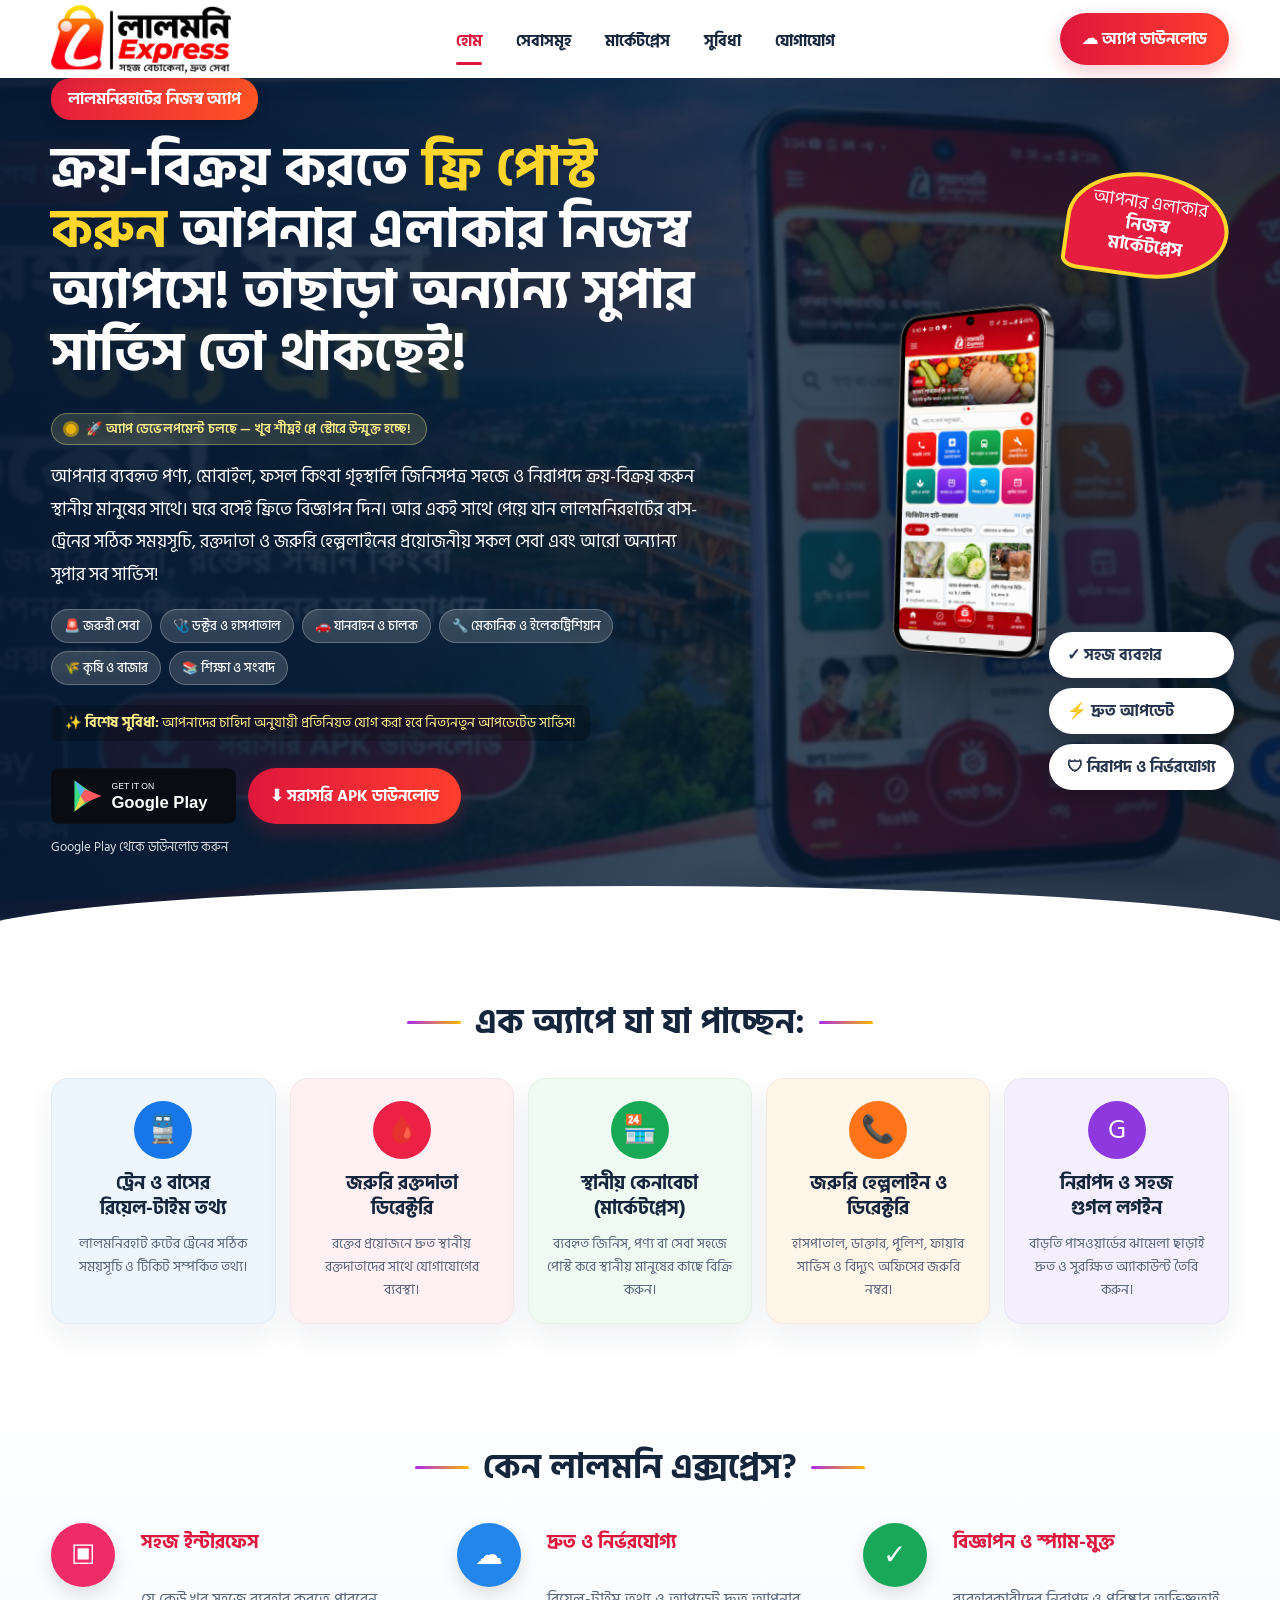
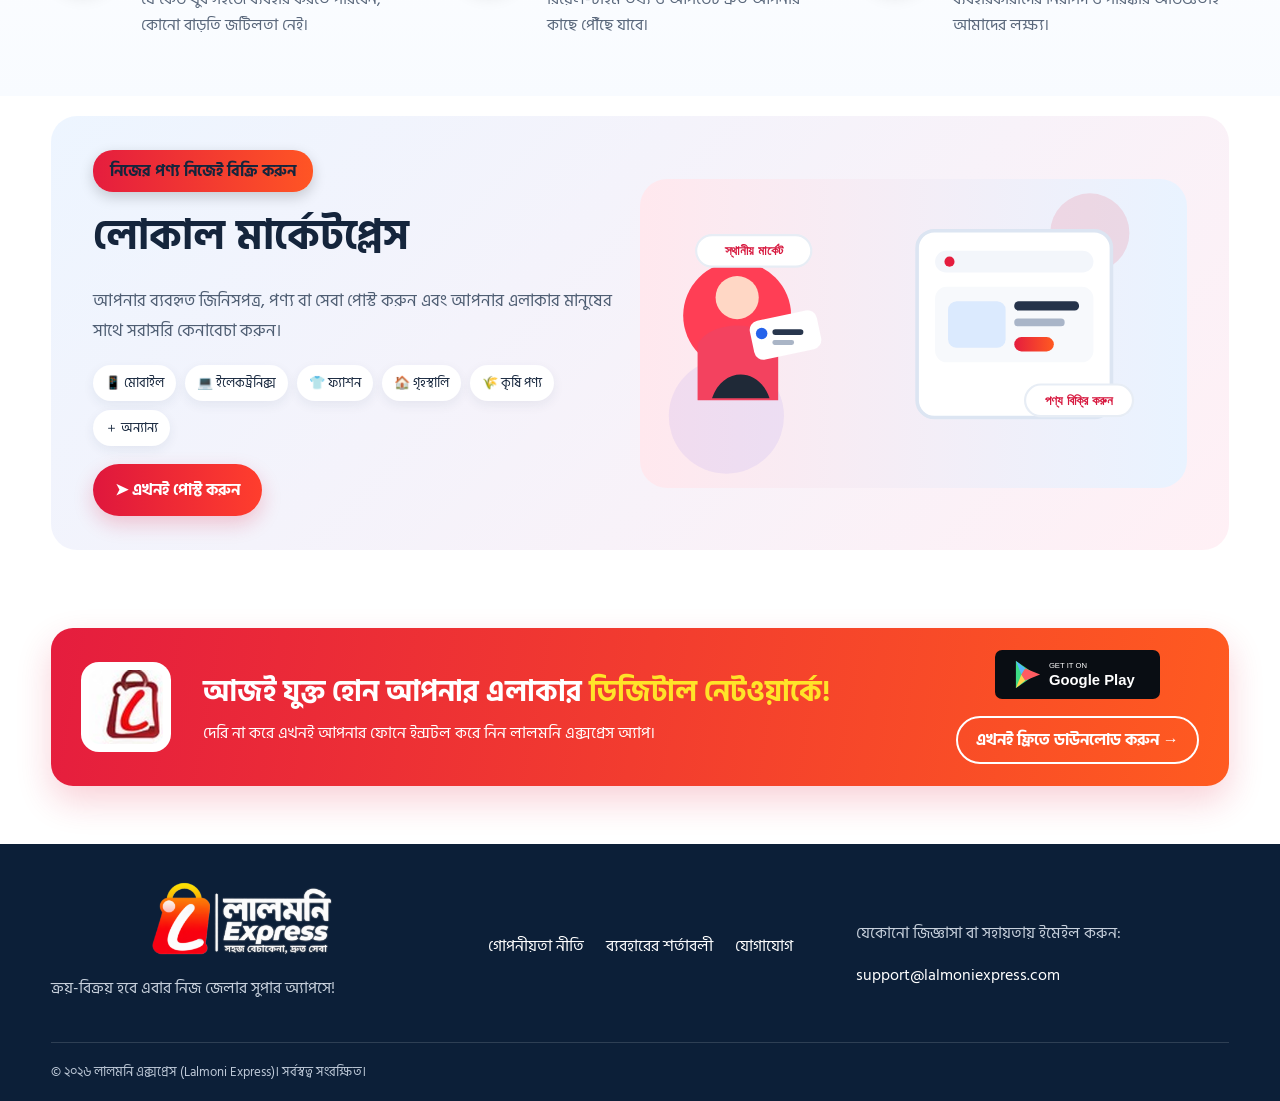
<file: index.html>
<!doctype html>
<html lang="bn">
<head>
  <meta charset="utf-8">
  <meta name="viewport" content="width=device-width, initial-scale=1">
  <meta name="description" content="লালমনি এক্সপ্রেস — ক্রয়-বিক্রয় করতে ফ্রি পোস্ট করুন আপনার এলাকার নিজস্ব অ্যাপসে!">
  <meta name="theme-color" content="#d7193f">
  
<meta property="og:url" content="https://lalmoniexpress.com/" />
<meta property="og:type" content="website" />
<meta property="og:title" content="লালমনি এক্সপ্রেস" />
<meta property="og:description" content="আপনার প্রয়োজনীয় সেবা ও পণ্যের তথ্য" />

  
  <title>লালমনি এক্সপ্রেস | আপনার এলাকার নিজস্ব অ্যাপ</title>
  <link rel="icon" href="assets/images/favicon.png">
  
  <!-- Google Fonts: Hind Siliguri -->
  <link rel="preconnect" href="https://fonts.googleapis.com">
  <link rel="preconnect" href="https://fonts.gstatic.com" crossorigin>
  <link href="https://fonts.googleapis.com/css2?family=Hind+Siliguri:wght@400;500;600;700&display=swap" rel="stylesheet">
  
  <link rel="stylesheet" href="assets/css/style.css">

  <style>
    /* মোবাইলে মার্জিন, প্যাডিং, ব্যাজ ও ফুটার লোগো ফিক্স */
    body {
      font-family: 'Hind Siliguri', sans-serif;
    }
    .hero {
      padding-bottom: 55px !important;
    }
    .download-row {
      margin-top: 15px !important;
      margin-bottom: 10px !important;
      display: flex;
      flex-wrap: wrap;
      gap: 12px;
    }
    .hero-copy small {
      display: block !important;
      margin-top: 14px !important;
      margin-bottom: 24px !important;
      color: rgba(255, 255, 255, 0.85) !important;
      font-size: 13px !important;
      line-height: 1.5 !important;
      clear: both !important;
    }
    .service-tags {
      display: flex;
      flex-wrap: wrap;
      gap: 8px;
      margin: 16px 0 12px 0;
    }
    .service-tag {
      background: rgba(255, 255, 255, 0.16);
      backdrop-filter: blur(4px);
      border: 1px solid rgba(255, 255, 255, 0.25);
      color: #ffffff;
      padding: 5px 12px;
      border-radius: 20px;
      font-size: 13px;
      font-weight: 500;
      display: inline-flex;
      align-items: center;
      gap: 5px;
    }
    .special-note {
      font-size: 13.5px;
      color: #fef08a;
      background: rgba(0, 0, 0, 0.25);
      padding: 8px 14px;
      border-radius: 8px;
      margin-top: 8px;
      margin-bottom: 12px;
      display: inline-block;
      line-height: 1.5;
    }
    
    /* এনিমেটেড নোটিফিকেশন বার (Dev In-Progress) */
    .dev-badge-wrap {
      display: inline-flex;
      align-items: center;
      background: rgba(254, 240, 138, 0.15);
      border: 1px solid rgba(254, 240, 138, 0.35);
      backdrop-filter: blur(6px);
      padding: 6px 14px;
      border-radius: 30px;
      margin: 14px 0 16px 0;
      gap: 10px;
    }
    .pulse-dot {
      position: relative;
      width: 10px;
      height: 10px;
      background-color: #eab308;
      border-radius: 50%;
      flex-shrink: 0;
    }
    .pulse-dot::after {
      content: '';
      position: absolute;
      top: -3px;
      left: -3px;
      width: 16px;
      height: 16px;
      border-radius: 50%;
      background-color: rgba(234, 179, 8, 0.6);
      animation: pulse-ring 1.6s cubic-bezier(0.24, 0, 0.38, 1) infinite;
    }
    @keyframes pulse-ring {
      0% {
        transform: scale(0.6);
        opacity: 0.9;
      }
      100% {
        transform: scale(2.2);
        opacity: 0;
      }
    }
    .dev-text {
      color: #fef08a;
      font-size: 13px;
      font-weight: 600;
      letter-spacing: 0.2px;
      line-height: 1.4;
    }

    /* ফুটার লোগোর বড় সাইজ */
    .custom-footer-logo {
      max-height: 85px;
      width: auto;
      display: block;
      margin: 0 auto 14px auto;
      filter: none !important;
      object-fit: contain;
    }

    @media (max-width: 768px) {
      .hero {
        padding-bottom: 65px !important;
      }
      .hero-copy small {
        margin-top: 16px !important;
        margin-bottom: 28px !important;
      }
      .service-tag {
        font-size: 12px;
        padding: 4px 10px;
      }
      .custom-footer-logo {
        max-height: 70px;
      }
      .dev-badge-wrap {
        padding: 5px 12px;
        margin: 12px 0 14px 0;
      }
      .dev-text {
        font-size: 12px;
      }
    }
  </style>
</head>
<body>
<header class="site-header">
  <div class="container nav">
    <a class="brand" href="#home" aria-label="লালমনি এক্সপ্রেস হোম">
      <img src="assets/images/logo.png" alt="লালমনি এক্সপ্রেস">
    </a>
    <button class="menu-toggle" aria-label="মেনু খুলুন" aria-expanded="false">☰</button>
    <nav class="nav-links">
      <a class="active" href="#home">হোম</a>
      <a href="#features">সেবাসমূহ</a>
      <a href="#marketplace">মার্কেটপ্লেস</a>
      <a href="#benefits">সুবিধা</a>
      <a href="#contact">যোগাযোগ</a>
    </nav>
    <a class="nav-cta" href="#download">☁ অ্যাপ ডাউনলোড</a>
  </div>
</header>

<main>
<section id="home" class="hero">
  <div class="hero-overlay"></div>
  <div class="container hero-grid">
    <div class="hero-copy">
      <span class="eyebrow">লালমনিরহাটের নিজস্ব অ্যাপ</span>
      
      <!-- মূল হেডলাইন -->
      <h1>ক্রয়-বিক্রয় করতে <span>ফ্রি পোস্ট করুন</span> আপনার এলাকার নিজস্ব অ্যাপসে! তাছাড়া অন্যান্য সুপার সার্ভিস তো থাকছেই!</h1>
      
      <!-- এনিমেটেড লাইভ নোটিফিকেশন ব্যাজ (মূল ও সাব-হেডলাইনের মাঝে) -->
      <div class="dev-badge-wrap">
        <span class="pulse-dot"></span>
        <span class="dev-text">🚀 অ্যাপ ডেভেলপমেন্ট চলছে — খুব শীঘ্রই প্লে স্টোরে উন্মুক্ত হচ্ছে!</span>
      </div>

      <!-- সাব-হেডলাইন -->
      <p>আপনার ব্যবহৃত পণ্য, মোবাইল, ফসল কিংবা গৃহস্থালি জিনিসপত্র সহজে ও নিরাপদে ক্রয়-বিক্রয় করুন স্থানীয় মানুষের সাথে। ঘরে বসেই ফ্রিতে বিজ্ঞাপন দিন। আর একই সাথে পেয়ে যান লালমনিরহাটের বাস-ট্রেনের সঠিক সময়সূচি, রক্তদাতা ও জরুরি হেল্পলাইনের প্রয়োজনীয় সকল সেবা এবং আরো অন্যান্য সুপার সব সার্ভিস!</p>
      
      <!-- সেবা সমূহের ব্যাজ/চিপস -->
      <div class="service-tags">
        <span class="service-tag">🚨 জরুরী সেবা</span>
        <span class="service-tag">🩺 ডক্টর ও হাসপাতাল</span>
        <span class="service-tag">🚗 যানবাহন ও চালক</span>
        <span class="service-tag">🔧 মেকানিক ও ইলেকট্রিশিয়ান</span>
        <span class="service-tag">🌾 কৃষি ও বাজার</span>
        <span class="service-tag">📚 শিক্ষা ও সংবাদ</span>
      </div>

      <!-- আপডেটেড সার্ভিসের বিশেষ সুবিধা -->
      <div class="special-note">
        ✨ <b>বিশেষ সুবিধা:</b> আপনাদের চাহিদা অনুযায়ী প্রতিনিয়ত যোগ করা হবে নিত্যনতুন আপডেটেড সার্ভিস!
      </div>
      
      <!-- ডাউনলোড বাটন সমূহ -->
      <div class="download-row">
        <a class="play-btn" href="#download"><img src="assets/images/google-play.svg" alt="Google Play থেকে ডাউনলোড"></a>
        <a class="apk-btn" href="#download">⬇ সরাসরি APK ডাউনলোড</a>
      </div>
      
      <!-- প্লে স্টোর নির্দেশিকা লেখা -->
      <small>Google Play থেকে ডাউনলোড করুন</small>
    </div>

    <div class="hero-product">
      <div class="speech">আপনার এলাকার<br><b>নিজস্ব<br>মার্কেটপ্লেস</b></div>
      <img class="phone" src="assets/images/app-screen.png" alt="লালমনি এক্সপ্রেস অ্যাপের স্ক্রিন">
      <div class="trust-pills">
        <span>✓ সহজ ব্যবহার</span>
        <span>⚡ দ্রুত আপডেট</span>
        <span>🛡 নিরাপদ ও নির্ভরযোগ্য</span>
      </div>
    </div>
  </div>
</section>

<section id="features" class="section">
  <div class="container">
    <div class="section-title"><span></span><h2>এক অ্যাপে যা যা পাচ্ছেন:</h2><span></span></div>
    <div class="feature-grid">
      <article class="feature-card blue"><div class="icon">🚆</div><h3>ট্রেন ও বাসের<br>রিয়েল-টাইম তথ্য</h3><p>লালমনিরহাট রুটের ট্রেনের সঠিক সময়সূচি ও টিকিট সম্পর্কিত তথ্য।</p></article>
      <article class="feature-card pink"><div class="icon">🩸</div><h3>জরুরি রক্তদাতা<br>ডিরেক্টরি</h3><p>রক্তের প্রয়োজনে দ্রুত স্থানীয় রক্তদাতাদের সাথে যোগাযোগের ব্যবস্থা।</p></article>
      <article class="feature-card green"><div class="icon">🏪</div><h3>স্থানীয় কেনাবেচা<br>(মার্কেটপ্লেস)</h3><p>ব্যবহৃত জিনিস, পণ্য বা সেবা সহজে পোস্ট করে স্থানীয় মানুষের কাছে বিক্রি করুন।</p></article>
      <article class="feature-card orange"><div class="icon">📞</div><h3>জরুরি হেল্পলাইন ও<br>ডিরেক্টরি</h3><p>হাসপাতাল, ডাক্তার, পুলিশ, ফায়ার সার্ভিস ও বিদ্যুৎ অফিসের জরুরি নম্বর।</p></article>
      <article class="feature-card purple"><div class="icon">G</div><h3>নিরাপদ ও সহজ<br>গুগল লগইন</h3><p>বাড়তি পাসওয়ার্ডের ঝামেলা ছাড়াই দ্রুত ও সুরক্ষিত অ্যাকাউন্ট তৈরি করুন।</p></article>
    </div>
  </div>
</section>

<section id="benefits" class="benefits section">
  <div class="container">
    <div class="section-title"><span></span><h2>কেন লালমনি এক্সপ্রেস?</h2><span></span></div>
    <div class="benefit-grid">
      <div><div class="round pink">▣</div><h3>সহজ ইন্টারফেস</h3><p>যে কেউ খুব সহজে ব্যবহার করতে পারবেন, কোনো বাড়তি জটিলতা নেই।</p></div>
      <div><div class="round blue">☁</div><h3>দ্রুত ও নির্ভরযোগ্য</h3><p>রিয়েল-টাইম তথ্য ও আপডেট দ্রুত আপনার কাছে পৌঁছে যাবে।</p></div>
      <div><div class="round green">✓</div><h3>বিজ্ঞাপন ও স্প্যাম-মুক্ত</h3><p>ব্যবহারকারীদের নিরাপদ ও পরিষ্কার অভিজ্ঞতাই আমাদের লক্ষ্য।</p></div>
    </div>
  </div>
</section>

<section id="marketplace" class="market section">
  <div class="container market-box">
    <div class="market-copy">
      <span class="tag">নিজের পণ্য নিজেই বিক্রি করুন</span>
      <h2>লোকাল মার্কেটপ্লেস</h2>
      <p>আপনার ব্যবহৃত জিনিসপত্র, পণ্য বা সেবা পোস্ট করুন এবং আপনার এলাকার মানুষের সাথে সরাসরি কেনাবেচা করুন।</p>
      <div class="chips"><span>📱 মোবাইল</span><span>💻 ইলেকট্রনিক্স</span><span>👕 ফ্যাশন</span><span>🏠 গৃহস্থালি</span><span>🌾 কৃষি পণ্য</span><span>＋ অন্যান্য</span></div>
      <a class="market-btn" href="#download">➤ এখনই পোস্ট করুন</a>
    </div>
    <img src="assets/images/marketplace.svg" alt="স্থানীয় মার্কেটপ্লেসে পণ্য কেনাবেচা">
  </div>
</section>

<section id="download" class="download section">
  <div class="container download-box">
    <img src="assets/images/favicon.png" alt="Lalmoni Express">
    <div><h2>আজই যুক্ত হোন আপনার এলাকার <span>ডিজিটাল নেটওয়ার্কে!</span></h2><p>দেরি না করে এখনই আপনার ফোনে ইন্সটল করে নিন লালমনি এক্সপ্রেস অ্যাপ।</p></div>
    <div class="download-actions"><a href="#"><img src="assets/images/google-play.svg" alt="Google Play"></a><a class="download-link" href="#">এখনই ফ্রিতে ডাউনলোড করুন →</a></div>
  </div>
</section>
</main>

<footer id="contact" class="footer">
  <div class="container footer-grid">
    <div>
      <img src="assets/images/footer-logo.png" class="custom-footer-logo" alt="লালমনি এক্সপ্রেস">
      <p>ক্রয়-বিক্রয় হবে এবার নিজ জেলার সুপার অ্যাপসে!</p>
    </div>
    <div class="footer-links">
      <a href="privacy-policy.html">গোপনীয়তা নীতি</a>
      <a href="#">ব্যবহারের শর্তাবলী</a>
      <a href="#contact">যোগাযোগ</a>
    </div>
    <div>
      <p>যেকোনো জিজ্ঞাসা বা সহায়তায় ইমেইল করুন:</p>
      <a href="mailto:support@lalmoniexpress.com">support@lalmoniexpress.com</a>
    </div>
  </div>
  <div class="container copyright">© ২০২৬ লালমনি এক্সপ্রেস (Lalmoni Express)। সর্বস্বত্ব সংরক্ষিত।</div>
</footer>
<script src="assets/js/script.js"></script>
</body>
</html>
</file>
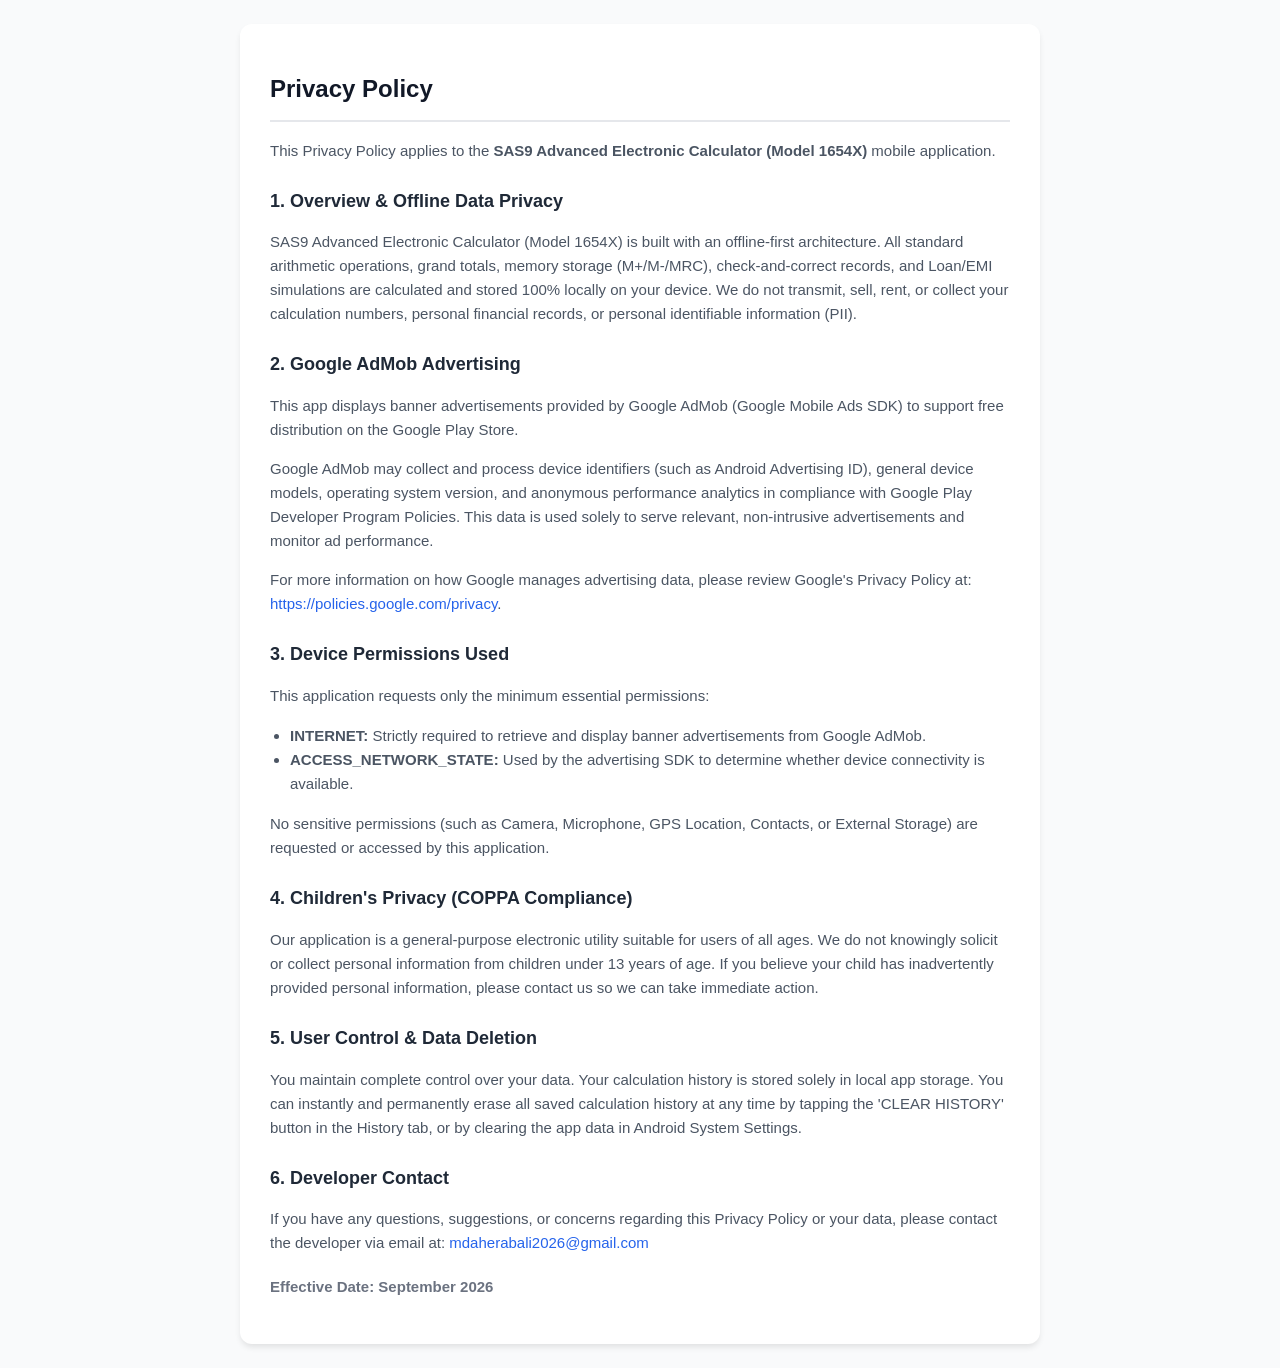
<file: calculator-privacy.html>
<!DOCTYPE html>
<html lang="en">
<head>
    <meta charset="UTF-8">
    <meta name="viewport" content="width=device-width, initial-scale=1.0">
    <title>Privacy Policy - SAS9 Advanced Electronic Calculator</title>
    <style>
        body {
            font-family: -apple-system, BlinkMacSystemFont, "Segoe UI", Roboto, Helvetica, Arial, sans-serif;
            line-height: 1.6;
            padding: 24px;
            max-width: 800px;
            margin: auto;
            color: #1f2937;
            background-color: #f9fafb;
        }
        .container {
            background: #ffffff;
            padding: 30px;
            border-radius: 12px;
            box-shadow: 0 4px 6px -1px rgba(0, 0, 0, 0.1);
        }
        h1 {
            color: #111827;
            border-bottom: 2px solid #e5e7eb;
            padding-bottom: 12px;
            font-size: 24px;
        }
        h2 {
            color: #1f2937;
            margin-top: 24px;
            font-size: 18px;
        }
        p, li {
            color: #4b5563;
            font-size: 15px;
        }
        ul {
            padding-left: 20px;
        }
        a {
            color: #2563eb;
            text-decoration: none;
        }
        a:hover {
            text-decoration: underline;
        }
        .effective-date {
            font-weight: 600;
            color: #6b7280;
            margin-top: 20px;
        }
    </style>
</head>
<body>
<div class="container">
    <h1>Privacy Policy</h1>
    <p>This Privacy Policy applies to the <strong>SAS9 Advanced Electronic Calculator (Model 1654X)</strong> mobile application.</p>

    <h2>1. Overview & Offline Data Privacy</h2>
    <p>SAS9 Advanced Electronic Calculator (Model 1654X) is built with an offline-first architecture. All standard arithmetic operations, grand totals, memory storage (M+/M-/MRC), check-and-correct records, and Loan/EMI simulations are calculated and stored 100% locally on your device. We do not transmit, sell, rent, or collect your calculation numbers, personal financial records, or personal identifiable information (PII).</p>

    <h2>2. Google AdMob Advertising</h2>
    <p>This app displays banner advertisements provided by Google AdMob (Google Mobile Ads SDK) to support free distribution on the Google Play Store.</p>
    <p>Google AdMob may collect and process device identifiers (such as Android Advertising ID), general device models, operating system version, and anonymous performance analytics in compliance with Google Play Developer Program Policies. This data is used solely to serve relevant, non-intrusive advertisements and monitor ad performance.</p>
    <p>For more information on how Google manages advertising data, please review Google's Privacy Policy at: <a href="https://policies.google.com/privacy" target="_blank" rel="noopener noreferrer">https://policies.google.com/privacy</a>.</p>

    <h2>3. Device Permissions Used</h2>
    <p>This application requests only the minimum essential permissions:</p>
    <ul>
        <li><strong>INTERNET:</strong> Strictly required to retrieve and display banner advertisements from Google AdMob.</li>
        <li><strong>ACCESS_NETWORK_STATE:</strong> Used by the advertising SDK to determine whether device connectivity is available.</li>
    </ul>
    <p>No sensitive permissions (such as Camera, Microphone, GPS Location, Contacts, or External Storage) are requested or accessed by this application.</p>

    <h2>4. Children's Privacy (COPPA Compliance)</h2>
    <p>Our application is a general-purpose electronic utility suitable for users of all ages. We do not knowingly solicit or collect personal information from children under 13 years of age. If you believe your child has inadvertently provided personal information, please contact us so we can take immediate action.</p>

    <h2>5. User Control & Data Deletion</h2>
    <p>You maintain complete control over your data. Your calculation history is stored solely in local app storage. You can instantly and permanently erase all saved calculation history at any time by tapping the 'CLEAR HISTORY' button in the History tab, or by clearing the app data in Android System Settings.</p>

    <h2>6. Developer Contact</h2>
    <p>If you have any questions, suggestions, or concerns regarding this Privacy Policy or your data, please contact the developer via email at: <a href="mailto:mdaherabali2026@gmail.com">mdaherabali2026@gmail.com</a></p>

    <p class="effective-date">Effective Date: September 2026</p>
</div>
</body>
</html>
</file>
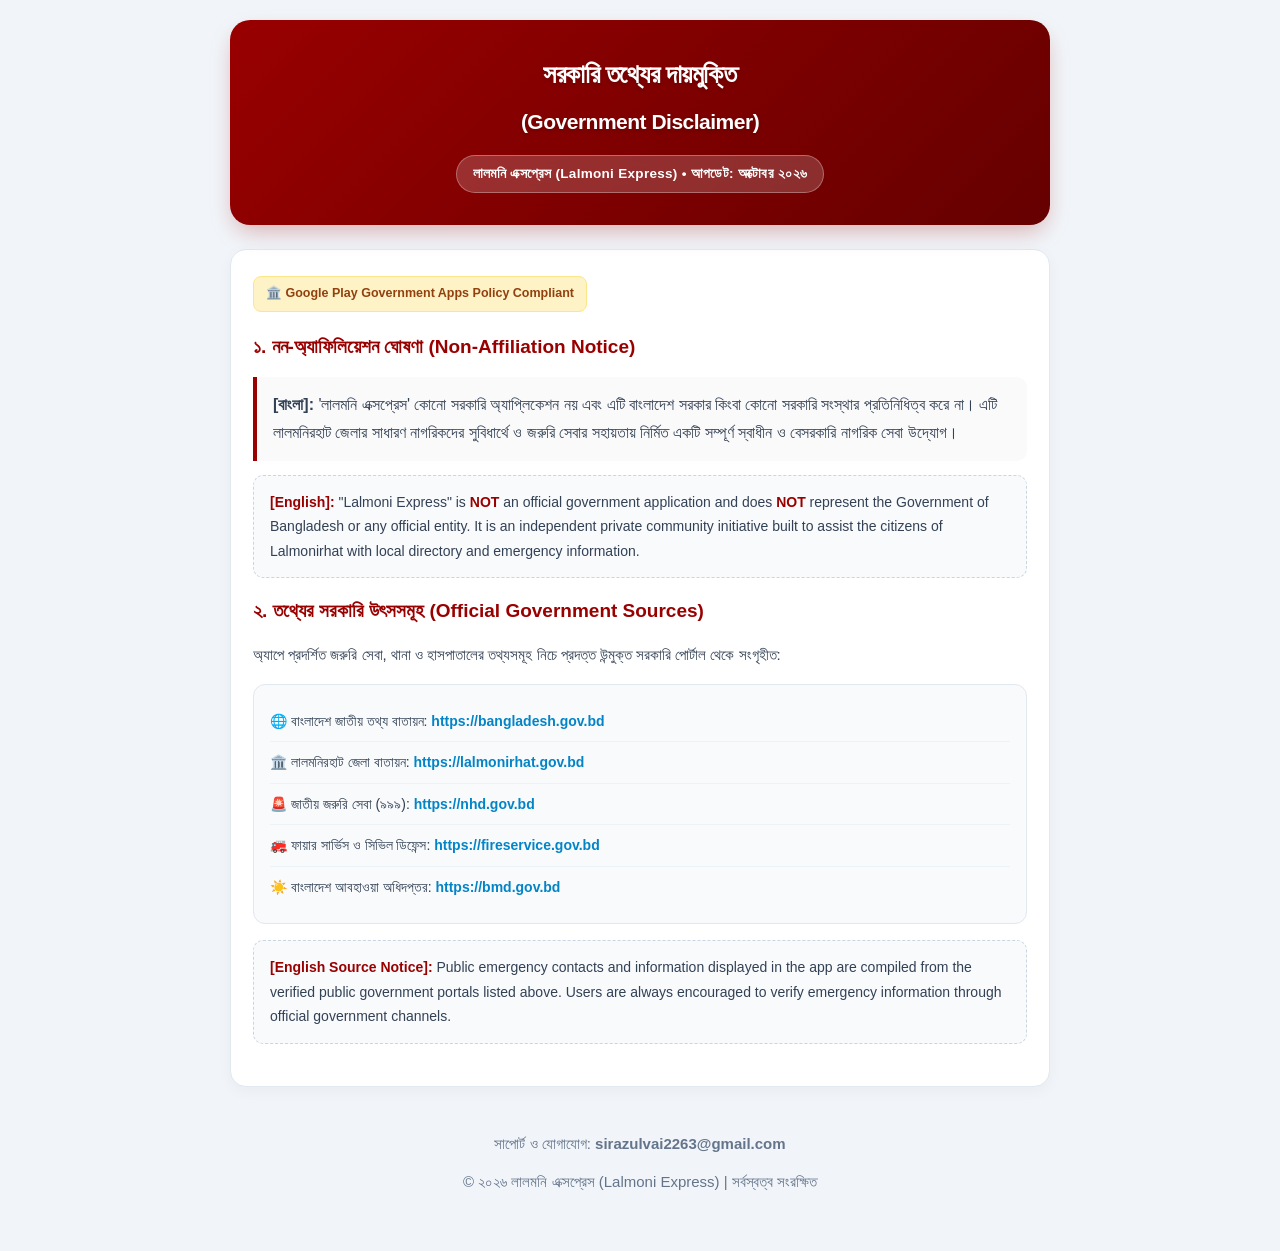
<file: disclaimer.html>
<!DOCTYPE html>
<html lang="bn">
<head>
    <meta charset="UTF-8">
    <meta name="viewport" content="width=device-width, initial-scale=1.0">
    <title>সরকারি তথ্যের দায়মুক্তি (Disclaimer) - লালমনি এক্সপ্রেস</title>
    <style>
        :root {
            --primary: #990000;
            --primary-dark: #660000;
            --accent: #D97706;
            --bg: #F1F5F9;
            --card-bg: #FFFFFF;
            --text-title: #0F172A;
            --text-body: #334155;
            --border: #E2E8F0;
        }
        * { box-sizing: border-box; margin: 0; padding: 0; }
        body {
            font-family: 'Segoe UI', -apple-system, BlinkMacSystemFont, Roboto, sans-serif;
            background-color: var(--bg);
            color: var(--text-body);
            line-height: 1.75;
            padding: 20px 14px;
        }
        .container { max-width: 820px; margin: 0 auto; }
        
        /* আধুনিক প্রিমিয়াম হেডার */
        header {
            background: linear-gradient(135deg, var(--primary) 0%, var(--primary-dark) 100%);
            border-radius: 20px;
            padding: 32px 20px;
            text-align: center;
            box-shadow: 0 10px 25px -5px rgba(153, 0, 0, 0.3);
            margin-bottom: 24px;
            position: relative;
            overflow: hidden;
        }
        header h1 {
            color: #FFFFFF;
            font-size: 26px;
            font-weight: 800;
            margin-bottom: 12px;
            letter-spacing: -0.5px;
            text-shadow: 0 2px 4px rgba(0, 0, 0, 0.2);
        }
        .header-meta {
            display: inline-block;
            background: rgba(255, 255, 255, 0.18);
            backdrop-filter: blur(8px);
            -webkit-backdrop-filter: blur(8px);
            border: 1px solid rgba(255, 255, 255, 0.3);
            color: #FFFFFF !important;
            padding: 6px 16px;
            border-radius: 30px;
            font-size: 13.5px;
            font-weight: 600;
            letter-spacing: 0.3px;
        }

        /* কার্ড স্টাইল */
        .card {
            background: var(--card-bg);
            border-radius: 16px;
            border: 1px solid var(--border);
            padding: 26px 22px;
            margin-bottom: 20px;
            box-shadow: 0 4px 15px rgba(0, 0, 0, 0.04);
        }
        .badge {
            display: inline-flex;
            align-items: center;
            gap: 6px;
            background: #FEF3C7;
            color: #92400E;
            font-size: 12.5px;
            font-weight: 700;
            padding: 6px 12px;
            border-radius: 8px;
            border: 1px solid #FDE68A;
            margin-bottom: 18px;
        }
        h2 {
            color: var(--primary);
            font-size: 19px;
            font-weight: 700;
            margin-bottom: 14px;
            display: flex;
            align-items: center;
            gap: 8px;
        }
        p { font-size: 15px; margin-bottom: 12px; }
        
        /* ভাষাভিত্তিক বক্স */
        .bn-text {
            background: #FAFAFA;
            border-left: 4px solid var(--primary);
            padding: 14px 16px;
            border-radius: 0 10px 10px 0;
            margin-bottom: 14px;
        }
        .en-box {
            background: #F8FAFC;
            border: 1px dashed #CBD5E1;
            padding: 14px 16px;
            border-radius: 10px;
            font-size: 14px;
            margin-bottom: 16px;
        }
        .en-box strong { color: var(--primary); }

        /* সোর্স টেবিল ও লিংক */
        .source-box {
            background: #F8FAFC;
            border: 1px solid var(--border);
            border-radius: 12px;
            padding: 16px;
            margin: 16px 0;
        }
        .source-box ul { list-style: none; }
        .source-box li {
            padding: 8px 0;
            border-bottom: 1px solid #EDF2F7;
            font-size: 14px;
        }
        .source-box li:last-child { border-bottom: none; }
        .source-box a {
            color: #0284C7;
            font-weight: 600;
            text-decoration: none;
            word-break: break-all;
        }
        .source-box a:hover { text-decoration: underline; }

        footer {
            text-align: center;
            padding: 24px 10px;
            font-size: 13px;
            color: #64748B;
        }
    </style>
</head>
<body>

<div class="container">
    <header>
        <h1>সরকারি তথ্যের দায়মুক্তি<br><span style="font-size: 21px; font-weight: 600;">(Government Disclaimer)</span></h1>
        <div class="header-meta">
            লালমনি এক্সপ্রেস (Lalmoni Express) • আপডেট: অক্টোবর ২০২৬
        </div>
    </header>

    <div class="card">
        <div class="badge">
            🏛️ Google Play Government Apps Policy Compliant
        </div>

        <h2>১. নন-অ্যাফিলিয়েশন ঘোষণা (Non-Affiliation Notice)</h2>
        <div class="bn-text">
            <strong>[বাংলা]:</strong> 'লালমনি এক্সপ্রেস' কোনো সরকারি অ্যাপ্লিকেশন নয় এবং এটি বাংলাদেশ সরকার কিংবা কোনো সরকারি সংস্থার প্রতিনিধিত্ব করে না। এটি লালমনিরহাট জেলার সাধারণ নাগরিকদের সুবিধার্থে ও জরুরি সেবার সহায়তায় নির্মিত একটি সম্পূর্ণ স্বাধীন ও বেসরকারি নাগরিক সেবা উদ্যোগ।
        </div>
        <div class="en-box">
            <strong>[English]:</strong> "Lalmoni Express" is <strong>NOT</strong> an official government application and does <strong>NOT</strong> represent the Government of Bangladesh or any official entity. It is an independent private community initiative built to assist the citizens of Lalmonirhat with local directory and emergency information.
        </div>

        <h2>২. তথ্যের সরকারি উৎসসমূহ (Official Government Sources)</h2>
        <p>অ্যাপে প্রদর্শিত জরুরি সেবা, থানা ও হাসপাতালের তথ্যসমূহ নিচে প্রদত্ত উন্মুক্ত সরকারি পোর্টাল থেকে সংগৃহীত:</p>
        
        <div class="source-box">
            <ul>
                <li>🌐 বাংলাদেশ জাতীয় তথ্য বাতায়ন: <a href="https://bangladesh.gov.bd" target="_blank" rel="noopener">https://bangladesh.gov.bd</a></li>
                <li>🏛️ লালমনিরহাট জেলা বাতায়ন: <a href="https://lalmonirhat.gov.bd" target="_blank" rel="noopener">https://lalmonirhat.gov.bd</a></li>
                <li>🚨 জাতীয় জরুরি সেবা (৯৯৯): <a href="https://nhd.gov.bd" target="_blank" rel="noopener">https://nhd.gov.bd</a></li>
                <li>🚒 ফায়ার সার্ভিস ও সিভিল ডিফেন্স: <a href="https://fireservice.gov.bd" target="_blank" rel="noopener">https://fireservice.gov.bd</a></li>
                <li>☀️ বাংলাদেশ আবহাওয়া অধিদপ্তর: <a href="https://bmd.gov.bd" target="_blank" rel="noopener">https://bmd.gov.bd</a></li>
            </ul>
        </div>
        
        <div class="en-box">
            <strong>[English Source Notice]:</strong> Public emergency contacts and information displayed in the app are compiled from the verified public government portals listed above. Users are always encouraged to verify emergency information through official government channels.
        </div>
    </div>

    <footer>
        <p>সাপোর্ট ও যোগাযোগ: <strong>sirazulvai2263@gmail.com</strong></p>
        <p>© ২০২৬ লালমনি এক্সপ্রেস (Lalmoni Express) | সর্বস্বত্ব সংরক্ষিত</p>
    </footer>
</div>

</body>
</html>
</file>
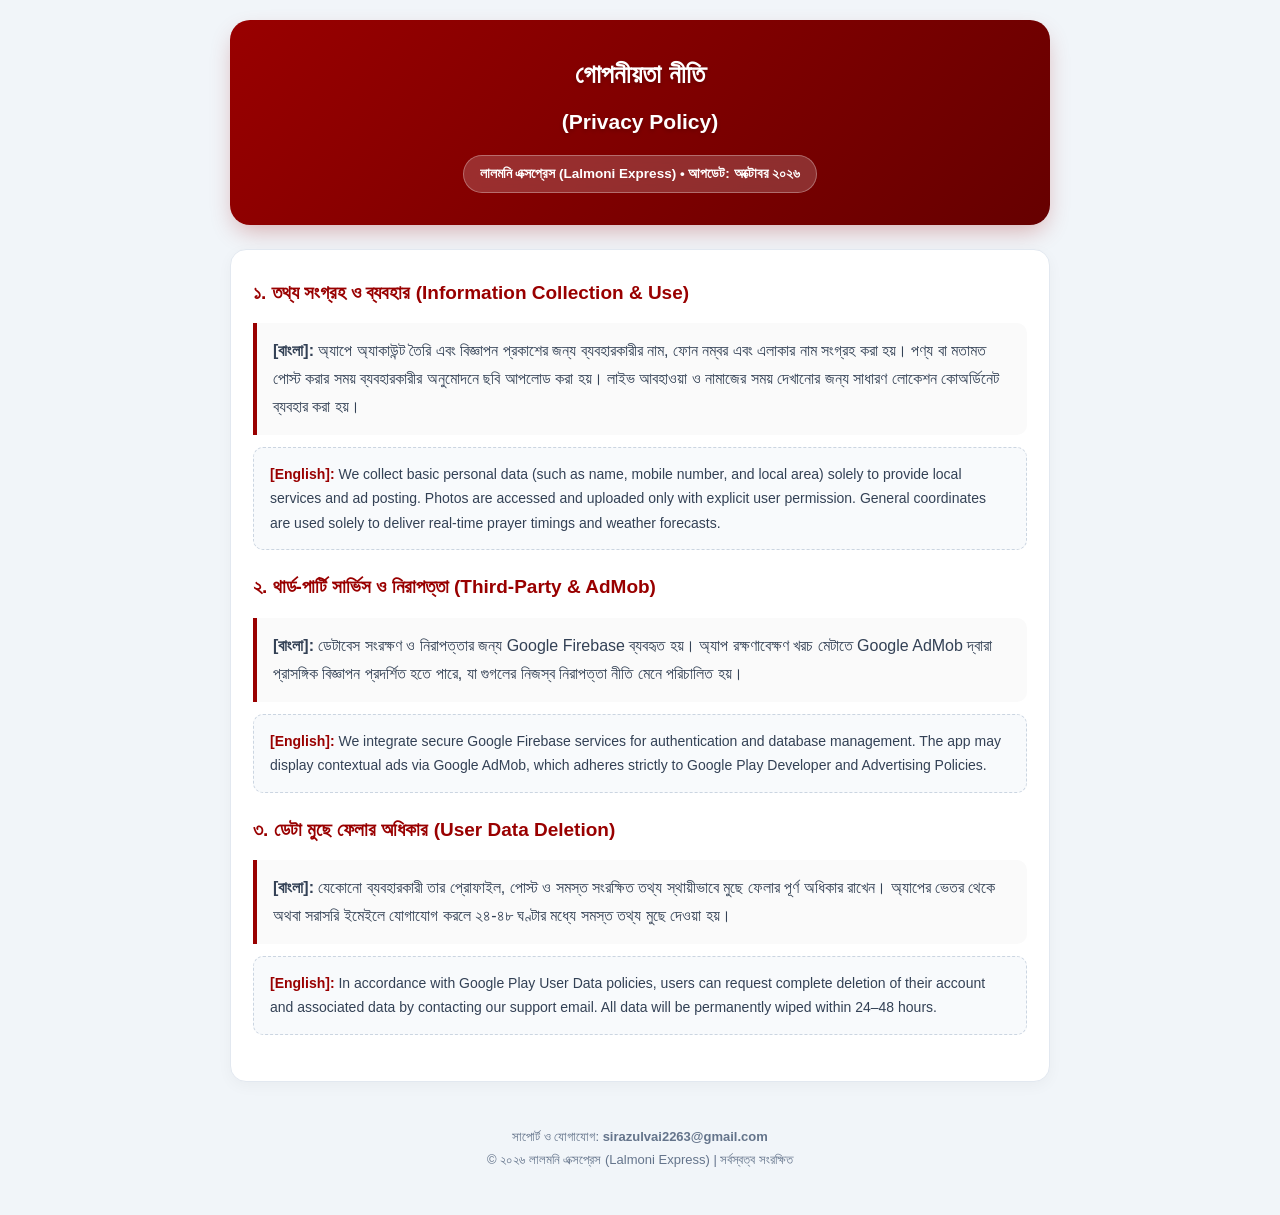
<file: privacy.html>
<!DOCTYPE html>
<html lang="bn">
<head>
    <meta charset="UTF-8">
    <meta name="viewport" content="width=device-width, initial-scale=1.0">
    <title>গোপনীয়তা নীতি (Privacy Policy) - লালমনি এক্সপ্রেস</title>
    <style>
        :root {
            --primary: #990000;
            --primary-dark: #660000;
            --bg: #F1F5F9;
            --card-bg: #FFFFFF;
            --text-title: #0F172A;
            --text-body: #334155;
            --border: #E2E8F0;
        }
        * { box-sizing: border-box; margin: 0; padding: 0; }
        body {
            font-family: 'Segoe UI', -apple-system, BlinkMacSystemFont, Roboto, sans-serif;
            background-color: var(--bg);
            color: var(--text-body);
            line-height: 1.75;
            padding: 20px 14px;
        }
        .container { max-width: 820px; margin: 0 auto; }
        header {
            background: linear-gradient(135deg, var(--primary) 0%, var(--primary-dark) 100%);
            border-radius: 20px;
            padding: 32px 20px;
            text-align: center;
            box-shadow: 0 10px 25px -5px rgba(153, 0, 0, 0.3);
            margin-bottom: 24px;
        }
        header h1 {
            color: #FFFFFF;
            font-size: 26px;
            font-weight: 800;
            margin-bottom: 12px;
            text-shadow: 0 2px 4px rgba(0, 0, 0, 0.2);
        }
        .header-meta {
            display: inline-block;
            background: rgba(255, 255, 255, 0.18);
            backdrop-filter: blur(8px);
            -webkit-backdrop-filter: blur(8px);
            border: 1px solid rgba(255, 255, 255, 0.3);
            color: #FFFFFF !important;
            padding: 6px 16px;
            border-radius: 30px;
            font-size: 13.5px;
            font-weight: 600;
        }
        .card {
            background: var(--card-bg);
            border-radius: 16px;
            border: 1px solid var(--border);
            padding: 26px 22px;
            margin-bottom: 20px;
            box-shadow: 0 4px 15px rgba(0, 0, 0, 0.04);
        }
        h2 {
            color: var(--primary);
            font-size: 19px;
            font-weight: 700;
            margin-bottom: 14px;
        }
        .bn-text {
            background: #FAFAFA;
            border-left: 4px solid var(--primary);
            padding: 14px 16px;
            border-radius: 0 10px 10px 0;
            margin-bottom: 12px;
        }
        .en-box {
            background: #F8FAFC;
            border: 1px dashed #CBD5E1;
            padding: 14px 16px;
            border-radius: 10px;
            font-size: 14px;
            margin-bottom: 20px;
        }
        .en-box strong { color: var(--primary); }
        ul { padding-left: 20px; margin-bottom: 12px; }
        li { margin-bottom: 6px; font-size: 14.5px; }
        footer {
            text-align: center;
            padding: 24px 10px;
            font-size: 13px;
            color: #64748B;
        }
    </style>
</head>
<body>

<div class="container">
    <header>
        <h1>গোপনীয়তা নীতি<br><span style="font-size: 21px; font-weight: 600;">(Privacy Policy)</span></h1>
        <div class="header-meta">
            লালমনি এক্সপ্রেস (Lalmoni Express) • আপডেট: অক্টোবর ২০২৬
        </div>
    </header>

    <div class="card">
        <h2>১. তথ্য সংগ্রহ ও ব্যবহার (Information Collection & Use)</h2>
        <div class="bn-text">
            <strong>[বাংলা]:</strong> অ্যাপে অ্যাকাউন্ট তৈরি এবং বিজ্ঞাপন প্রকাশের জন্য ব্যবহারকারীর নাম, ফোন নম্বর এবং এলাকার নাম সংগ্রহ করা হয়। পণ্য বা মতামত পোস্ট করার সময় ব্যবহারকারীর অনুমোদনে ছবি আপলোড করা হয়। লাইভ আবহাওয়া ও নামাজের সময় দেখানোর জন্য সাধারণ লোকেশন কোঅর্ডিনেট ব্যবহার করা হয়।
        </div>
        <div class="en-box">
            <strong>[English]:</strong> We collect basic personal data (such as name, mobile number, and local area) solely to provide local services and ad posting. Photos are accessed and uploaded only with explicit user permission. General coordinates are used solely to deliver real-time prayer timings and weather forecasts.
        </div>

        <h2>২. থার্ড-পার্টি সার্ভিস ও নিরাপত্তা (Third-Party & AdMob)</h2>
        <div class="bn-text">
            <strong>[বাংলা]:</strong> ডেটাবেস সংরক্ষণ ও নিরাপত্তার জন্য Google Firebase ব্যবহৃত হয়। অ্যাপ রক্ষণাবেক্ষণ খরচ মেটাতে Google AdMob দ্বারা প্রাসঙ্গিক বিজ্ঞাপন প্রদর্শিত হতে পারে, যা গুগলের নিজস্ব নিরাপত্তা নীতি মেনে পরিচালিত হয়।
        </div>
        <div class="en-box">
            <strong>[English]:</strong> We integrate secure Google Firebase services for authentication and database management. The app may display contextual ads via Google AdMob, which adheres strictly to Google Play Developer and Advertising Policies.
        </div>

        <h2>৩. ডেটা মুছে ফেলার অধিকার (User Data Deletion)</h2>
        <div class="bn-text">
            <strong>[বাংলা]:</strong> যেকোনো ব্যবহারকারী তার প্রোফাইল, পোস্ট ও সমস্ত সংরক্ষিত তথ্য স্থায়ীভাবে মুছে ফেলার পূর্ণ অধিকার রাখেন। অ্যাপের ভেতর থেকে অথবা সরাসরি ইমেইলে যোগাযোগ করলে ২৪-৪৮ ঘণ্টার মধ্যে সমস্ত তথ্য মুছে দেওয়া হয়।
        </div>
        <div class="en-box">
            <strong>[English]:</strong> In accordance with Google Play User Data policies, users can request complete deletion of their account and associated data by contacting our support email. All data will be permanently wiped within 24–48 hours.
        </div>
    </div>

    <footer>
        <p>সাপোর্ট ও যোগাযোগ: <strong>sirazulvai2263@gmail.com</strong></p>
        <p>© ২০২৬ লালমনি এক্সপ্রেস (Lalmoni Express) | সর্বস্বত্ব সংরক্ষিত</p>
    </footer>
</div>

</body>
</html>
</file>
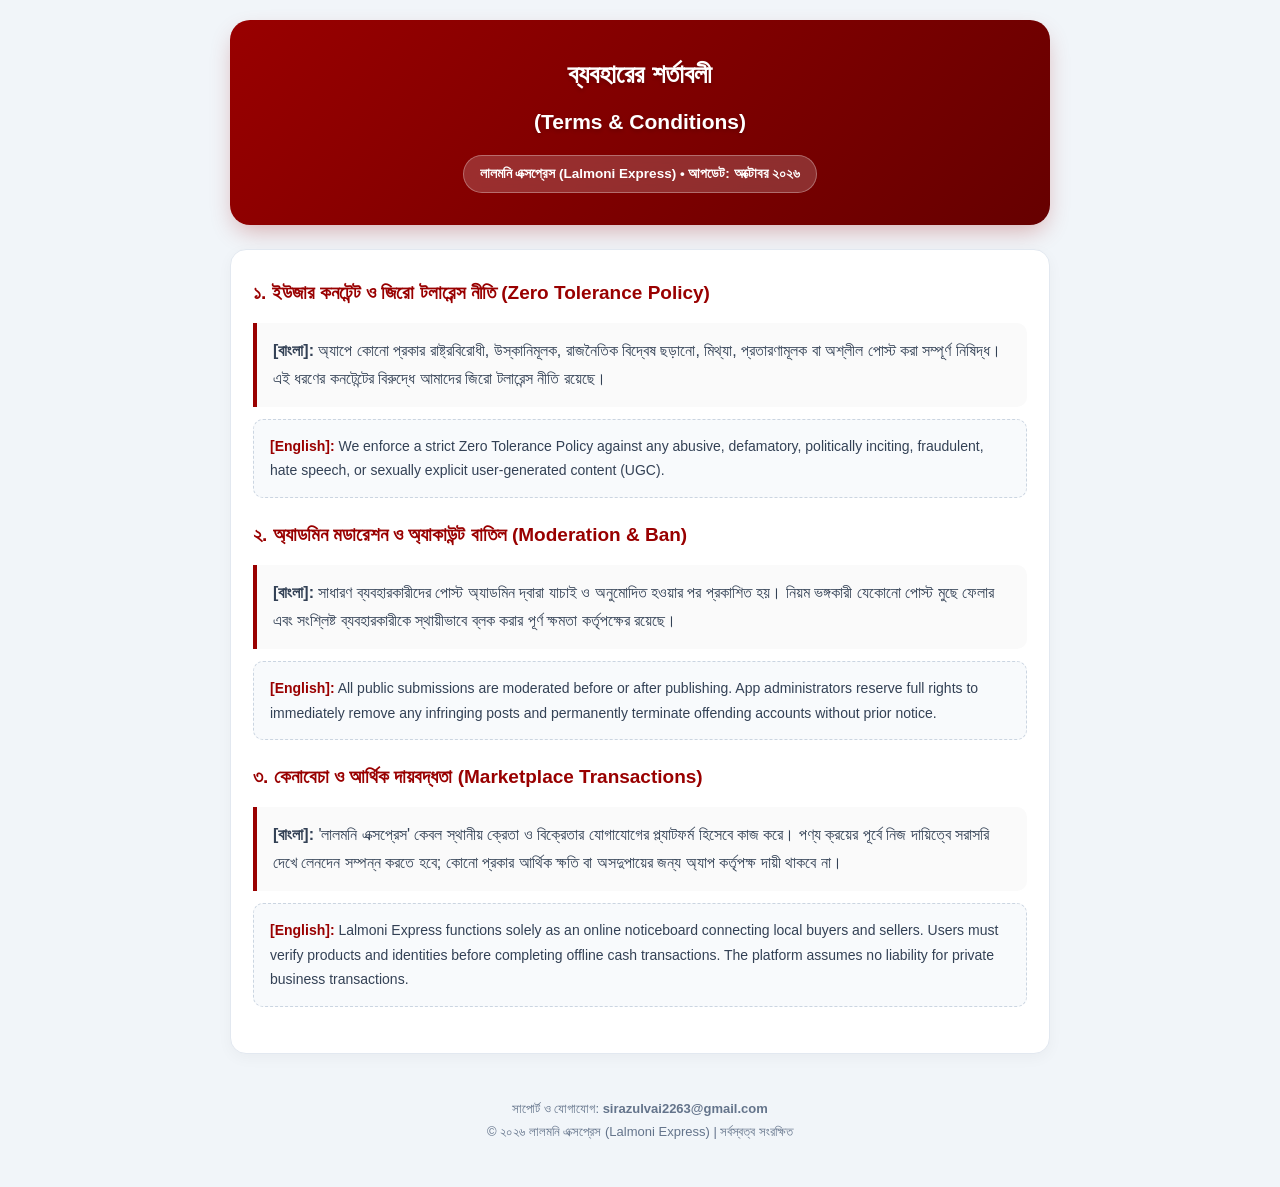
<file: terms.html>
<!DOCTYPE html>
<html lang="bn">
<head>
    <meta charset="UTF-8">
    <meta name="viewport" content="width=device-width, initial-scale=1.0">
    <title>ব্যবহারের শর্তাবলী (Terms & Conditions) - লালমনি এক্সপ্রেস</title>
    <style>
        :root {
            --primary: #990000;
            --primary-dark: #660000;
            --bg: #F1F5F9;
            --card-bg: #FFFFFF;
            --text-title: #0F172A;
            --text-body: #334155;
            --border: #E2E8F0;
        }
        * { box-sizing: border-box; margin: 0; padding: 0; }
        body {
            font-family: 'Segoe UI', -apple-system, BlinkMacSystemFont, Roboto, sans-serif;
            background-color: var(--bg);
            color: var(--text-body);
            line-height: 1.75;
            padding: 20px 14px;
        }
        .container { max-width: 820px; margin: 0 auto; }
        header {
            background: linear-gradient(135deg, var(--primary) 0%, var(--primary-dark) 100%);
            border-radius: 20px;
            padding: 32px 20px;
            text-align: center;
            box-shadow: 0 10px 25px -5px rgba(153, 0, 0, 0.3);
            margin-bottom: 24px;
        }
        header h1 {
            color: #FFFFFF;
            font-size: 26px;
            font-weight: 800;
            margin-bottom: 12px;
            text-shadow: 0 2px 4px rgba(0, 0, 0, 0.2);
        }
        .header-meta {
            display: inline-block;
            background: rgba(255, 255, 255, 0.18);
            backdrop-filter: blur(8px);
            -webkit-backdrop-filter: blur(8px);
            border: 1px solid rgba(255, 255, 255, 0.3);
            color: #FFFFFF !important;
            padding: 6px 16px;
            border-radius: 30px;
            font-size: 13.5px;
            font-weight: 600;
        }
        .card {
            background: var(--card-bg);
            border-radius: 16px;
            border: 1px solid var(--border);
            padding: 26px 22px;
            margin-bottom: 20px;
            box-shadow: 0 4px 15px rgba(0, 0, 0, 0.04);
        }
        h2 {
            color: var(--primary);
            font-size: 19px;
            font-weight: 700;
            margin-bottom: 14px;
        }
        .bn-text {
            background: #FAFAFA;
            border-left: 4px solid var(--primary);
            padding: 14px 16px;
            border-radius: 0 10px 10px 0;
            margin-bottom: 12px;
        }
        .en-box {
            background: #F8FAFC;
            border: 1px dashed #CBD5E1;
            padding: 14px 16px;
            border-radius: 10px;
            font-size: 14px;
            margin-bottom: 20px;
        }
        .en-box strong { color: var(--primary); }
        footer {
            text-align: center;
            padding: 24px 10px;
            font-size: 13px;
            color: #64748B;
        }
    </style>
</head>
<body>

<div class="container">
    <header>
        <h1>ব্যবহারের শর্তাবলী<br><span style="font-size: 21px; font-weight: 600;">(Terms & Conditions)</span></h1>
        <div class="header-meta">
            লালমনি এক্সপ্রেস (Lalmoni Express) • আপডেট: অক্টোবর ২০২৬
        </div>
    </header>

    <div class="card">
        <h2>১. ইউজার কনটেন্ট ও জিরো টলারেন্স নীতি (Zero Tolerance Policy)</h2>
        <div class="bn-text">
            <strong>[বাংলা]:</strong> অ্যাপে কোনো প্রকার রাষ্ট্রবিরোধী, উস্কানিমূলক, রাজনৈতিক বিদ্বেষ ছড়ানো, মিথ্যা, প্রতারণামূলক বা অশ্লীল পোস্ট করা সম্পূর্ণ নিষিদ্ধ। এই ধরণের কনটেন্টের বিরুদ্ধে আমাদের জিরো টলারেন্স নীতি রয়েছে।
        </div>
        <div class="en-box">
            <strong>[English]:</strong> We enforce a strict Zero Tolerance Policy against any abusive, defamatory, politically inciting, fraudulent, hate speech, or sexually explicit user-generated content (UGC).
        </div>

        <h2>২. অ্যাডমিন মডারেশন ও অ্যাকাউন্ট বাতিল (Moderation & Ban)</h2>
        <div class="bn-text">
            <strong>[বাংলা]:</strong> সাধারণ ব্যবহারকারীদের পোস্ট অ্যাডমিন দ্বারা যাচাই ও অনুমোদিত হওয়ার পর প্রকাশিত হয়। নিয়ম ভঙ্গকারী যেকোনো পোস্ট মুছে ফেলার এবং সংশ্লিষ্ট ব্যবহারকারীকে স্থায়ীভাবে ব্লক করার পূর্ণ ক্ষমতা কর্তৃপক্ষের রয়েছে।
        </div>
        <div class="en-box">
            <strong>[English]:</strong> All public submissions are moderated before or after publishing. App administrators reserve full rights to immediately remove any infringing posts and permanently terminate offending accounts without prior notice.
        </div>

        <h2>৩. কেনাবেচা ও আর্থিক দায়বদ্ধতা (Marketplace Transactions)</h2>
        <div class="bn-text">
            <strong>[বাংলা]:</strong> 'লালমনি এক্সপ্রেস' কেবল স্থানীয় ক্রেতা ও বিক্রেতার যোগাযোগের প্ল্যাটফর্ম হিসেবে কাজ করে। পণ্য ক্রয়ের পূর্বে নিজ দায়িত্বে সরাসরি দেখে লেনদেন সম্পন্ন করতে হবে; কোনো প্রকার আর্থিক ক্ষতি বা অসদুপায়ের জন্য অ্যাপ কর্তৃপক্ষ দায়ী থাকবে না।
        </div>
        <div class="en-box">
            <strong>[English]:</strong> Lalmoni Express functions solely as an online noticeboard connecting local buyers and sellers. Users must verify products and identities before completing offline cash transactions. The platform assumes no liability for private business transactions.
        </div>
    </div>

    <footer>
        <p>সাপোর্ট ও যোগাযোগ: <strong>sirazulvai2263@gmail.com</strong></p>
        <p>© ২০২৬ লালমনি এক্সপ্রেস (Lalmoni Express) | সর্বস্বত্ব সংরক্ষিত</p>
    </footer>
</div>

</body>
</html>
</file>
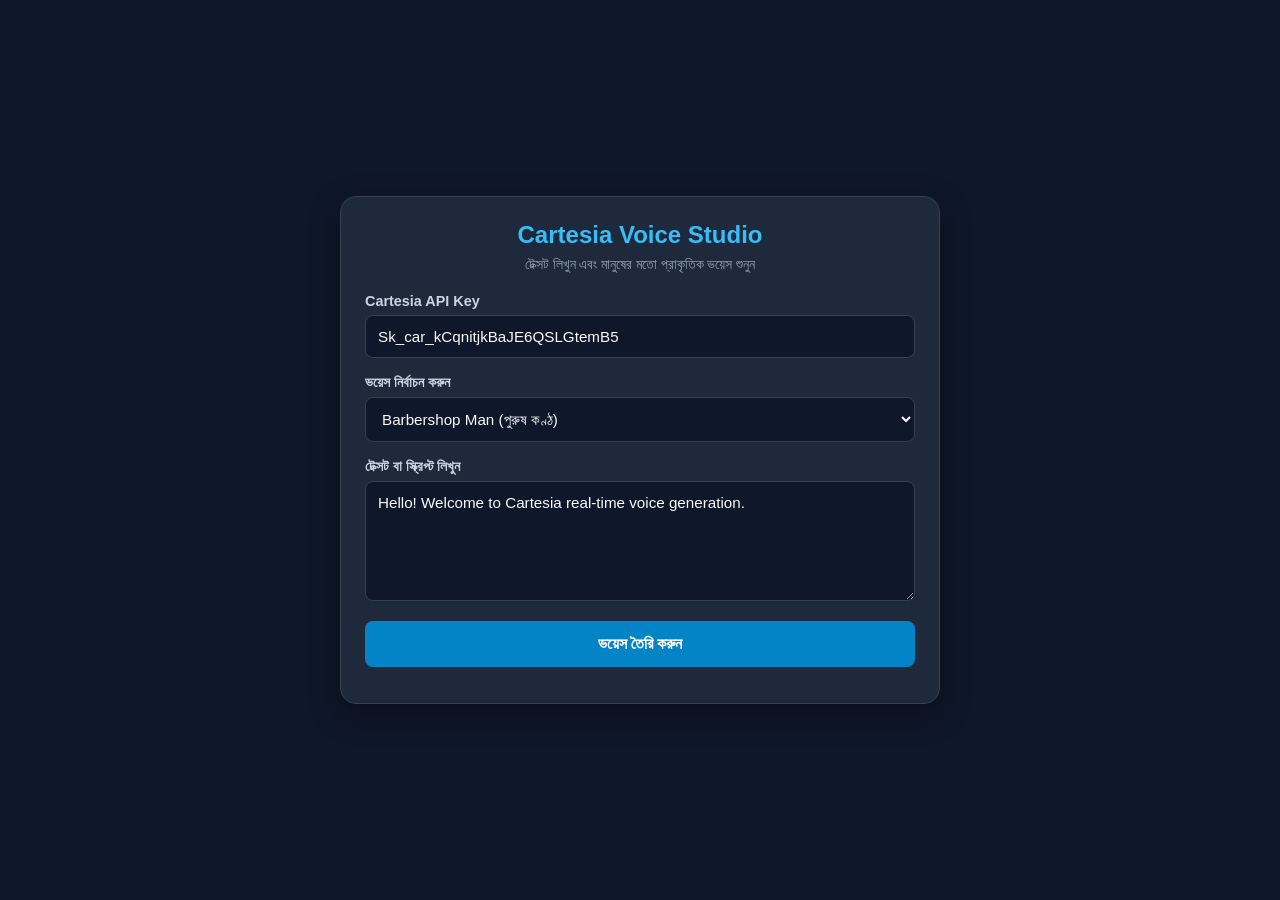
<file: voice.index.html>
<!DOCTYPE html>
<html lang="bn">
<head>
  <meta charset="UTF-8" />
  <meta name="viewport" content="width=device-width, initial-scale=1.0" />
  <title>Cartesia AI Voice Generator</title>
  <style>
    * {
      box-sizing: border-box;
      margin: 0;
      padding: 0;
      font-family: 'Segoe UI', Tahoma, Geneva, Verdana, sans-serif;
    }
    body {
      background: #0f172a;
      color: #e2e8f0;
      display: flex;
      justify-content: center;
      align-items: center;
      min-height: 100vh;
      padding: 16px;
    }
    .container {
      background: #1e293b;
      border: 1px solid #334155;
      border-radius: 16px;
      padding: 24px;
      width: 100%;
      max-width: 600px;
      box-shadow: 0 10px 30px rgba(0, 0, 0, 0.4);
    }
    h2 {
      font-size: 1.5rem;
      margin-bottom: 8px;
      color: #38bdf8;
      text-align: center;
    }
    p.subtitle {
      font-size: 0.85rem;
      color: #94a3b8;
      text-align: center;
      margin-bottom: 20px;
    }
    .form-group {
      margin-bottom: 16px;
    }
    label {
      display: block;
      font-size: 0.9rem;
      margin-bottom: 6px;
      color: #cbd5e1;
      font-weight: 600;
    }
    input[type="text"],
    textarea,
    select {
      width: 100%;
      padding: 12px;
      background: #0f172a;
      border: 1px solid #334155;
      border-radius: 8px;
      color: #f8fafc;
      font-size: 0.95rem;
      outline: none;
      transition: border-color 0.2s;
    }
    input[type="text"]:focus,
    textarea:focus,
    select:focus {
      border-color: #38bdf8;
    }
    textarea {
      resize: vertical;
      min-height: 120px;
    }
    .btn {
      width: 100%;
      padding: 14px;
      background: #0284c7;
      color: white;
      border: none;
      border-radius: 8px;
      font-size: 1rem;
      font-weight: bold;
      cursor: pointer;
      display: flex;
      justify-content: center;
      align-items: center;
      gap: 8px;
      transition: background 0.2s;
    }
    .btn:hover {
      background: #0369a1;
    }
    .btn:disabled {
      background: #475569;
      cursor: not-allowed;
    }
    .output-section {
      margin-top: 24px;
      padding-top: 20px;
      border-top: 1px solid #334155;
      display: none;
    }
    audio {
      width: 100%;
      margin-top: 10px;
      outline: none;
    }
    .download-btn {
      display: inline-block;
      margin-top: 12px;
      padding: 10px 16px;
      background: #10b981;
      color: white;
      text-decoration: none;
      border-radius: 6px;
      font-size: 0.9rem;
      text-align: center;
      width: 100%;
      font-weight: bold;
    }
    .download-btn:hover {
      background: #059669;
    }
    .status-msg {
      margin-top: 12px;
      font-size: 0.85rem;
      text-align: center;
    }
    .error {
      color: #f87171;
    }
    .success {
      color: #4ade80;
    }
  </style>
</head>
<body>

  <div class="container">
    <h2>Cartesia Voice Studio</h2>
    <p class="subtitle">টেক্সট লিখুন এবং মানুষের মতো প্রাকৃতিক ভয়েস শুনুন</p>

    <div class="form-group">
      <label for="apiKey">Cartesia API Key</label>
      <input type="text" id="apiKey" value="Sk_car_kCqnitjkBaJE6QSLGtemB5" placeholder="আপনার API Key বসান" />
    </div>

    <div class="form-group">
      <label for="voiceSelect">ভয়েস নির্বাচন করুন</label>
      <select id="voiceSelect">
        <option value="a0e99841-438c-4a64-b679-ae501e7d6091">Barbershop Man (পুরুষ কণ্ঠ)</option>
        <option value="694f124f-377f-459e-9543-986f31f00f01">Friendly Guide - Skylar (নারী কণ্ঠ)</option>
        <option value="db6b0ed5-d5d3-463d-b2a6-2187b5a59339">Modern Assistant - Daniel (পুরুষ কণ্ঠ)</option>
        <option value="fb26447f-308b-471e-8b00-8e9f04284eb5">Decisive Agent - Gemma (নারী কণ্ঠ)</option>
      </select>
    </div>

    <div class="form-group">
      <label for="textInput">টেক্সট বা স্ক্রিপ্ট লিখুন</label>
      <textarea id="textInput" placeholder="এখানে আপনার কথা বা স্ক্রিপ্ট লিখুন...">Hello! Welcome to Cartesia real-time voice generation.</textarea>
    </div>

    <button id="generateBtn" class="btn" onclick="generateVoice()">
      <span id="btnText">ভয়েস তৈরি করুন</span>
    </button>

    <div id="status" class="status-msg"></div>

    <div id="outputSection" class="output-section">
      <label>প্লেয়ার ও ডাউনলোড</label>
      <audio id="audioPlayer" controls></audio>
      <a id="downloadLink" class="download-btn" href="#" download="cartesia-voice.mp3">MP3 অডিও ডাউনলোড করুন</a>
    </div>
  </div>

  <script>
    async function generateVoice() {
      const apiKey = document.getElementById('apiKey').value.trim();
      const text = document.getElementById('textInput').value.trim();
      const voiceId = document.getElementById('voiceSelect').value;
      const generateBtn = document.getElementById('generateBtn');
      const btnText = document.getElementById('btnText');
      const status = document.getElementById('status');
      const outputSection = document.getElementById('outputSection');
      const audioPlayer = document.getElementById('audioPlayer');
      const downloadLink = document.getElementById('downloadLink');

      if (!apiKey) {
        status.className = 'status-msg error';
        status.innerText = 'অনুগ্রহ করে API Key প্রবেশ করান।';
        return;
      }

      if (!text) {
        status.className = 'status-msg error';
        status.innerText = 'অনুগ্রহ করে কিছু টেক্সট লিখুন।';
        return;
      }

      generateBtn.disabled = true;
      btnText.innerText = 'ভয়েস প্রস্তুত হচ্ছে...';
      status.className = 'status-msg';
      status.innerText = 'কার্তেশিয়া সার্ভারের সাথে সংযোগ করা হচ্ছে...';
      outputSection.style.display = 'none';

      try {
        const response = await fetch('https://api.cartesia.ai/tts/bytes', {
          method: 'POST',
          headers: {
            'X-API-Key': apiKey,
            'Cartesia-Version': '2024-06-10',
            'Content-Type': 'application/json'
          },
          body: JSON.stringify({
            model_id: 'sonic-3.6',
            transcript: text,
            voice: {
              mode: 'id',
              id: voiceId
            },
            output_format: {
              container: 'mp3',
              encoding: 'mp3',
              sample_rate: 44100,
              bit_rate: 128000
            }
          })
        });

        if (!response.ok) {
          const errData = await response.json().catch(() => ({}));
          throw new Error(errData.message || `সার্ভার ত্রুটি: ${response.status}`);
        }

        const audioBlob = await response.blob();
        const audioUrl = URL.createObjectURL(audioBlob);

        audioPlayer.src = audioUrl;
        downloadLink.href = audioUrl;
        downloadLink.download = `voice-${Date.now()}.mp3`;

        outputSection.style.display = 'block';
        audioPlayer.play();

        status.className = 'status-msg success';
        status.innerText = 'ভয়েস সফলভাবে তৈরি হয়েছে!';
      } catch (err) {
        status.className = 'status-msg error';
        status.innerText = 'সমস্যা হয়েছে: ' + err.message;
      } finally {
        generateBtn.disabled = false;
        btnText.innerText = 'ভয়েস তৈরি করুন';
      }
    }
  </script>
</body>
</html>
</file>
<file: assets/css/style.css>
@import url('https://fonts.googleapis.com/css2?family=Noto+Sans+Bengali:wght@400;500;600;700;800;900&display=swap');
:root{--red:#df173d;--orange:#ff6a21;--navy:#10243e;--text:#15253c;--muted:#667085;--bg:#fff;--soft:#f5f8fc}
*{box-sizing:border-box}html{scroll-behavior:smooth}body{margin:0;font-family:"Noto Sans Bengali",system-ui,sans-serif;color:var(--text);background:#fff}a{text-decoration:none;color:inherit}.container{width:min(1180px,92%);margin:auto}
.site-header{position:sticky;top:0;z-index:50;background:rgba(255,255,255,.96);backdrop-filter:blur(12px);box-shadow:0 4px 22px rgba(15,23,42,.08)}.nav{height:78px;display:flex;align-items:center;gap:28px}.brand img{width:180px;height:auto;display:block}.nav-links{display:flex;gap:34px;margin:auto;font-weight:700}.nav-links a{padding:28px 0;position:relative}.nav-links a.active,.nav-links a:hover{color:var(--red)}.nav-links a.active:after{content:"";position:absolute;left:0;right:0;bottom:17px;height:3px;border-radius:3px;background:var(--red)}.nav-cta,.apk-btn,.market-btn{background:linear-gradient(90deg,var(--red),#ff3e2d);color:#fff;font-weight:800;border-radius:30px;padding:13px 22px;box-shadow:0 8px 20px rgba(223,23,61,.22)}.menu-toggle{display:none;background:none;border:0;font-size:28px}
.hero{position:relative;min-height:510px;color:#fff;overflow:hidden;background:#10243e url("../images/hero-bg.jpg") center/cover}.hero-overlay{position:absolute;inset:0;background:linear-gradient(90deg,rgba(7,27,53,.92),rgba(8,40,72,.56) 58%,rgba(8,25,52,.72))}.hero:after{content:"";position:absolute;bottom:-1px;left:-3%;width:106%;height:52px;background:#fff;border-radius:50% 50% 0 0/100% 100% 0 0}.hero-grid{position:relative;z-index:2;min-height:510px;display:grid;grid-template-columns:1.12fr .88fr;align-items:center}.eyebrow,.tag{display:inline-block;background:linear-gradient(90deg,#e51d3e,#ff5524);padding:8px 17px;border-radius:20px;font-weight:800;box-shadow:0 5px 14px rgba(0,0,0,.18)}h1{font-size:54px;line-height:1.14;margin:18px 0 15px;max-width:700px;font-weight:900}h1 span{color:#ffd629}.hero-copy p{font-size:18px;line-height:1.8;max-width:690px;margin:0 0 18px}.download-row{display:flex;gap:14px;align-items:center;flex-wrap:wrap}.play-btn img{width:185px;height:56px;display:block}.apk-btn{display:inline-flex;align-items:center;min-height:56px}.hero-copy small{display:block;margin-top:6px;color:#e6edf5}.hero-product{height:100%;position:relative;display:flex;justify-content:center;align-items:center}.phone{height:430px;max-width:255px;object-fit:contain;filter:drop-shadow(0 25px 25px rgba(0,0,0,.35));transform:rotate(1.5deg)}.speech{position:absolute;top:95px;right:0;background:#e51d3e;border:4px solid #ffd629;color:#fff;border-radius:50% 50% 50% 10%;padding:16px 20px;text-align:center;font-size:18px;line-height:1.2;transform:rotate(8deg);z-index:3}.trust-pills{position:absolute;right:-5px;bottom:92px;display:grid;gap:10px}.trust-pills span{background:#fff;color:#27364d;border-radius:25px;padding:10px 18px;box-shadow:0 8px 20px rgba(0,0,0,.18);font-weight:700}
.section{padding:58px 0}.section-title{display:flex;align-items:center;justify-content:center;gap:14px;margin-bottom:28px}.section-title span{width:54px;height:3px;border-radius:4px;background:linear-gradient(90deg,#a82ce8,#ffb800)}h2{font-size:34px;margin:0;font-weight:900}.feature-grid{display:grid;grid-template-columns:repeat(5,1fr);gap:14px}.feature-card{padding:22px 16px;border-radius:18px;text-align:center;border:1px solid rgba(0,0,0,.04);box-shadow:0 12px 30px rgba(25,45,75,.07)}.feature-card.blue{background:#edf6ff}.feature-card.pink{background:#fff0f3}.feature-card.green{background:#effbf2}.feature-card.orange{background:#fff5e9}.feature-card.purple{background:#f4efff}.icon{width:58px;height:58px;margin:0 auto 12px;border-radius:50%;display:grid;place-items:center;color:#fff;font-size:27px;background:#1877e8}.pink .icon{background:#ed2045}.green .icon{background:#17a955}.orange .icon{background:#ff7418}.purple .icon{background:#8d39df}.feature-card h3{font-size:19px;line-height:1.35;margin:0 0 10px}.feature-card p{font-size:14px;line-height:1.65;color:#59677b;margin:0}
.benefits{background:linear-gradient(180deg,#fff,#f8fbff)}.benefit-grid{display:grid;grid-template-columns:repeat(3,1fr);gap:40px}.benefit-grid>div{display:grid;grid-template-columns:75px 1fr;column-gap:15px;align-items:start}.round{width:64px;height:64px;border-radius:50%;display:grid;place-items:center;font-size:28px;color:#fff;box-shadow:0 8px 18px rgba(0,0,0,.12)}.round.pink{background:#ef2c69}.round.blue{background:#2386ed}.round.green{background:#19a859}.benefit-grid h3{margin:4px 0 5px;color:var(--red)}.benefit-grid p{grid-column:2;margin:0;color:#59677b;line-height:1.6}
.market{padding-top:20px}.market-box{display:grid;grid-template-columns:1fr 1fr;align-items:center;background:linear-gradient(135deg,#edf5ff,#fff0f5);border-radius:26px;padding:34px 42px;overflow:hidden}.market-copy h2{font-size:42px;margin:10px 0 8px}.market-copy p{color:#4f5e73;line-height:1.75;font-size:17px}.chips{display:flex;flex-wrap:wrap;gap:9px;margin:18px 0}.chips span{background:#fff;border-radius:20px;padding:7px 12px;font-size:13px;box-shadow:0 4px 12px rgba(30,50,80,.07)}.market-btn{display:inline-block}.market-box img{width:100%;max-height:350px}
.download{padding-top:20px}.download-box{background:linear-gradient(100deg,#e51d3e,#ff5b20);border-radius:22px;color:#fff;display:grid;grid-template-columns:100px 1fr auto;align-items:center;gap:22px;padding:22px 30px;box-shadow:0 15px 35px rgba(223,23,61,.2)}.download-box>img{width:90px;height:90px;border-radius:18px;background:#fff;padding:8px}.download-box h2{font-size:29px}.download-box h2 span{color:#ffe329}.download-box p{margin:4px 0 0}.download-actions{display:flex;flex-direction:column;align-items:center;gap:9px}.download-actions img{width:165px}.download-link{border:2px solid #fff;border-radius:25px;padding:9px 18px;font-weight:800}
.footer{background:#0c1f38;color:#fff;margin-top:0;padding-top:30px}.footer-grid{display:grid;grid-template-columns:1fr 1fr 1fr;gap:30px;align-items:center}.footer-logo{width:175px;filter:brightness(0) invert(1)}.footer p{color:#c7d0dc}.footer-links{display:flex;justify-content:center;gap:22px}.footer-links a:hover{color:#ffd629}.copyright{border-top:1px solid rgba(255,255,255,.14);margin-top:25px;padding:18px 0;color:#bdc8d7;font-size:13px}

@media(max-width:900px){.nav{height:70px}.nav-links{display:none;position:absolute;top:70px;left:0;right:0;background:#fff;flex-direction:column;gap:0;padding:10px 5%;box-shadow:0 10px 25px rgba(0,0,0,.1)}.nav-links.open{display:flex}.nav-links a{padding:13px 0}.nav-links a.active:after{bottom:5px}.menu-toggle{display:block;margin-left:auto}.nav-cta{display:none}.brand img{width:150px}.hero-grid{grid-template-columns:1fr;min-height:auto;padding:48px 0 90px}.hero-copy{text-align:center}.hero-copy p{margin-left:auto;margin-right:auto}.hero-product{min-height:430px}.speech{right:8%;top:35px}.trust-pills{right:2%;bottom:40px}.feature-grid{grid-template-columns:repeat(2,1fr)}.feature-card:last-child{grid-column:1/-1}.benefit-grid{grid-template-columns:1fr}.market-box{grid-template-columns:1fr;padding:28px}.market-box img{margin-top:20px}.download-box{grid-template-columns:75px 1fr}.download-actions{grid-column:1/-1;flex-direction:row;justify-content:center}.footer-grid{grid-template-columns:1fr;text-align:center}.footer-links{flex-wrap:wrap}}
@media(max-width:560px){h1{font-size:35px}.hero-copy p{font-size:15px}.section{padding:42px 0}.section-title h2{font-size:25px}.section-title span{width:25px}.feature-grid{grid-template-columns:1fr}.feature-card:last-child{grid-column:auto}.feature-card{padding:20px}.phone{height:360px}.speech{font-size:14px;padding:12px 15px;top:20px}.trust-pills{bottom:10px;right:0}.trust-pills span{font-size:12px;padding:8px 12px}.market-copy h2{font-size:32px}.download-box{grid-template-columns:1fr;text-align:center}.download-box>img{margin:auto}.download-actions{grid-column:auto;flex-direction:column}.download-box h2{font-size:24px}.brand img{width:135px}}
</file>
